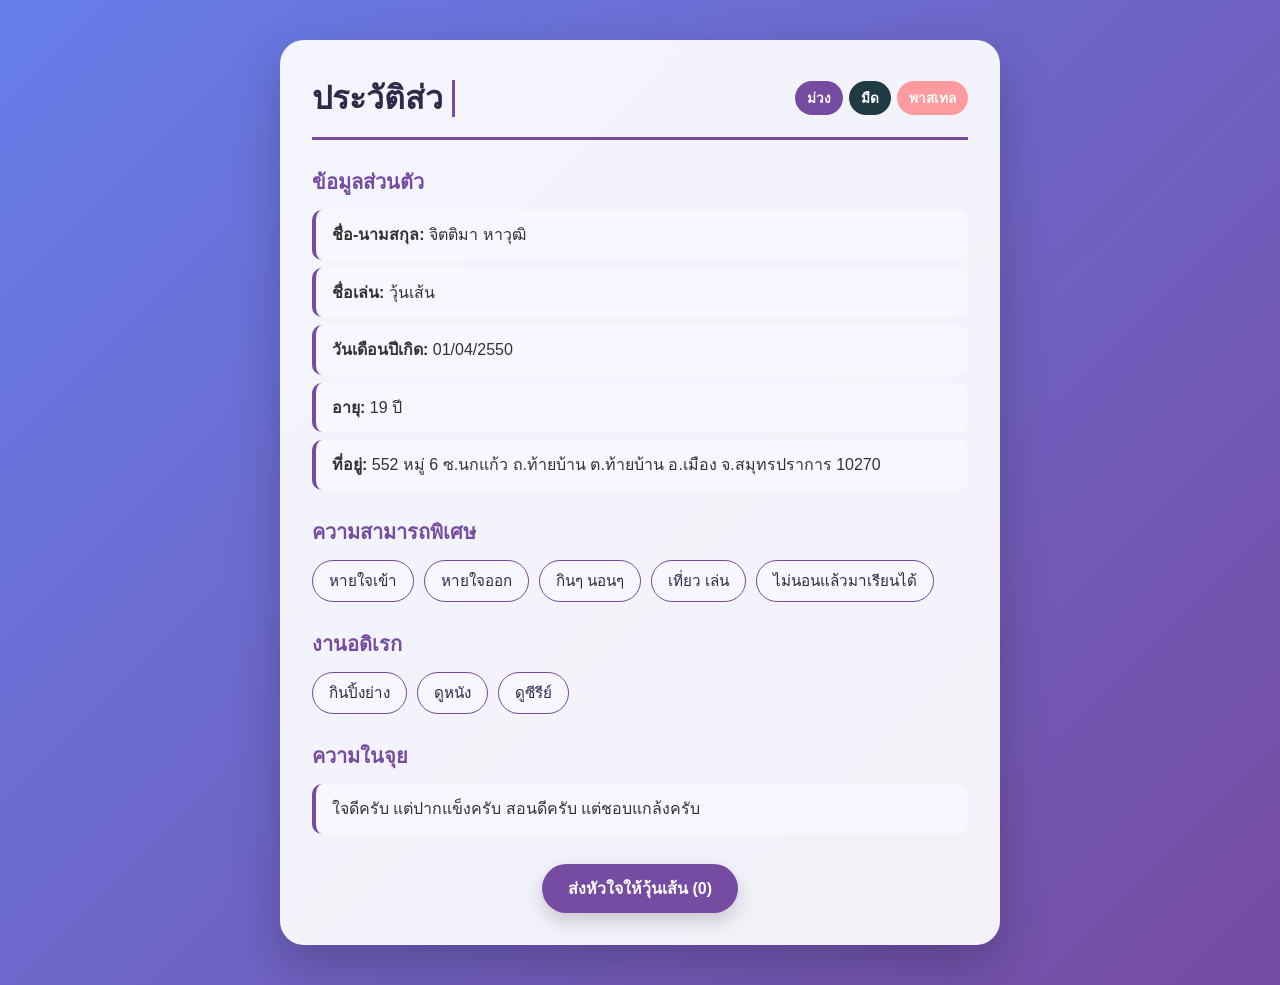
<file: index.html>
<!DOCTYPE html>
<html lang="th">
<head>
  <meta charset="UTF-8">
  <meta name="viewport" content="width=device-width, initial-scale=1.0">
  <title>ประวัติส่วนตัว | วุ้นเส้น</title>

  <!-- เชื่อมต่อไฟล์ CSS -->
  <link rel="stylesheet" href="style.css">
</head>
<body>

  <!-- ฟองอากาศพื้นหลัง -->
  <div class="bubbles">
    <span></span><span></span><span></span>
    <span></span><span></span>
  </div>

  <div class="container">
    <div class="top-bar">
      <h1>
        <span id="typing-title"></span>
        <span class="cursor">&nbsp;</span>
      </h1>

      <div class="theme-buttons">
        <button class="theme-btn btn-purple" onclick="setTheme('')">ม่วง</button>
        <button class="theme-btn btn-dark" onclick="setTheme('dark-theme')">มืด</button>
        <button class="theme-btn btn-pastel" onclick="setTheme('pastel-theme')">พาสเทล</button>
      </div>
    </div>

    <h2>ข้อมูลส่วนตัว</h2>
    <p><strong>ชื่อ-นามสกุล:</strong> จิตติมา หาวุฒิ</p>
    <p><strong>ชื่อเล่น:</strong> วุ้นเส้น</p>
    <p><strong>วันเดือนปีเกิด:</strong> 01/04/2550</p>
    <p><strong>อายุ:</strong> 19 ปี</p>
    <p><strong>ที่อยู่:</strong> 552 หมู่ 6 ซ.นกแก้ว ถ.ท้ายบ้าน ต.ท้ายบ้าน อ.เมือง จ.สมุทรปราการ 10270</p>

    <h2>ความสามารถพิเศษ</h2>
    <div class="tags">
      <span class="tag">หายใจเข้า</span>
      <span class="tag">หายใจออก</span>
      <span class="tag">กินๆ นอนๆ</span>
      <span class="tag">เที่ยว เล่น</span>
      <span class="tag">ไม่นอนแล้วมาเรียนได้</span>
    </div>

    <h2>งานอดิเรก</h2>
    <div class="tags">
      <span class="tag">กินปิ้งย่าง</span>
      <span class="tag">ดูหนัง</span>
      <span class="tag">ดูซีรีย์</span>
    </div>

    <h2>ความในจุย</h2>
    <p>ใจดีครับ แต่ปากแข็งครับ สอนดีครับ แต่ชอบแกล้งครับ</p>

    <div class="footer-action">
      <button class="like-btn" onclick="addLike()">
        ส่งหัวใจให้วุ้นเส้น (<span id="like-count">0</span>)
      </button>
    </div>
  </div>

  <!-- เชื่อมต่อไฟล์ JavaScript -->
  <script src="script.js"></script>
</body>
</html>
</file>
<file: style.css>
* {
  box-sizing: border-box;
}

:root {
  --bg-gradient: linear-gradient(135deg, #667eea 0%, #764ba2 50%, #f093fb 100%);
  --card-bg: rgba(255, 255, 255, 0.92);
  --text-main: #2d2a4a;
  --text-sub: #333333;
  --accent: #764ba2;
  --box-bg: #f8f7ff;
  --box-hover: #efeaff;
}

body.dark-theme {
  --bg-gradient: linear-gradient(135deg, #0f2027 0%, #203a43 50%, #2c5364 100%);
  --card-bg: rgba(25, 28, 41, 0.92);
  --text-main: #f3f0ff;
  --text-sub: #e0e0e0;
  --accent: #a78bfa;
  --box-bg: rgba(255, 255, 255, 0.06);
  --box-hover: rgba(167, 139, 250, 0.18);
}

body.pastel-theme {
  --bg-gradient: linear-gradient(135deg, #ff9a9e 0%, #fecfef 50%, #a1c4fd 100%);
  --card-bg: rgba(255, 255, 255, 0.93);
  --text-main: #5c2d50;
  --text-sub: #444444;
  --accent: #e05688;
  --box-bg: #fff5f8;
  --box-hover: #ffe3ec;
}

body {
  margin: 0;
  padding: 40px 16px;
  min-height: 100vh;
  font-family: "Segoe UI", Tahoma, Geneva, Verdana, sans-serif;
  background: var(--bg-gradient);
  background-size: 200% 200%;
  animation: bgMove 10s ease infinite;
  display: flex;
  justify-content: center;
  align-items: flex-start;
  overflow-x: hidden;
  position: relative;
  transition: background 0.5s ease;
}

@keyframes bgMove {
  0% { background-position: 0% 50%; }
  50% { background-position: 100% 50%; }
  100% { background-position: 0% 50%; }
}

/* ฟองอากาศพื้นหลัง */
.bubbles {
  position: fixed;
  top: 0;
  left: 0;
  width: 100%;
  height: 100%;
  z-index: 0;
  pointer-events: none;
  overflow: hidden;
}

.bubbles span {
  position: absolute;
  bottom: -100px;
  background: rgba(255, 255, 255, 0.18);
  border-radius: 50%;
  animation: rise 12s infinite ease-in;
}

.bubbles span:nth-child(1) {
  width: 40px;
  height: 40px;
  left: 10%;
  animation-duration: 9s;
}

.bubbles span:nth-child(2) {
  width: 70px;
  height: 70px;
  left: 25%;
  animation-duration: 13s;
  animation-delay: 2s;
}

.bubbles span:nth-child(3) {
  width: 30px;
  height: 30px;
  left: 50%;
  animation-duration: 8s;
  animation-delay: 1s;
}

.bubbles span:nth-child(4) {
  width: 85px;
  height: 85px;
  left: 70%;
  animation-duration: 15s;
  animation-delay: 3s;
}

.bubbles span:nth-child(5) {
  width: 50px;
  height: 50px;
  left: 88%;
  animation-duration: 11s;
  animation-delay: 0.5s;
}

@keyframes rise {
  0% {
    transform: translateY(0) scale(1);
    opacity: 0.6;
  }
  100% {
    transform: translateY(-110vh) scale(1.3);
    opacity: 0;
  }
}

.container {
  position: relative;
  z-index: 1;
  width: 100%;
  max-width: 720px;
  background: var(--card-bg);
  backdrop-filter: blur(12px);
  border-radius: 24px;
  padding: 32px;
  box-shadow: 0 20px 50px rgba(0, 0, 0, 0.22);
  animation: fadeUp 0.7s ease;
  transition: background 0.4s ease;
}

@keyframes fadeUp {
  from {
    opacity: 0;
    transform: translateY(25px);
  }
  to {
    opacity: 1;
    transform: translateY(0);
  }
}

/* แถบปุ่มเปลี่ยนธีม */
.top-bar {
  display: flex;
  justify-content: space-between;
  align-items: center;
  flex-wrap: wrap;
  gap: 10px;
  border-bottom: 3px solid var(--accent);
  padding-bottom: 14px;
  margin-bottom: 20px;
}

h1 {
  margin: 0;
  font-size: 2rem;
  color: var(--text-main);
}

.cursor {
  display: inline-block;
  width: 3px;
  background-color: var(--accent);
  animation: blink 0.8s infinite;
}

@keyframes blink {
  0%, 100% { opacity: 1; }
  50% { opacity: 0; }
}

.theme-buttons {
  display: flex;
  gap: 6px;
}

.theme-btn {
  border: none;
  padding: 6px 12px;
  border-radius: 20px;
  font-size: 0.85rem;
  cursor: pointer;
  font-weight: 600;
  transition: transform 0.2s ease, box-shadow 0.2s ease;
}

.theme-btn:hover {
  transform: translateY(-2px);
  box-shadow: 0 4px 10px rgba(0, 0, 0, 0.15);
}

.btn-purple {
  background: #764ba2;
  color: #fff;
}

.btn-dark {
  background: #203a43;
  color: #fff;
}

.btn-pastel {
  background: #ff9a9e;
  color: #fff;
}

h2 {
  margin-top: 26px;
  margin-bottom: 12px;
  font-size: 1.25rem;
  color: var(--accent);
  display: flex;
  align-items: center;
  gap: 8px;
}

p {
  margin: 8px 0;
  padding: 12px 16px;
  background: var(--box-bg);
  border-left: 4px solid var(--accent);
  border-radius: 10px;
  color: var(--text-sub);
  line-height: 1.6;
  transition: transform 0.2s ease, box-shadow 0.2s ease, background 0.2s ease;
}

p:hover {
  transform: translateX(8px);
  background: var(--box-hover);
  box-shadow: 0 6px 16px rgba(0, 0, 0, 0.12);
}

/* ป้ายแท็ก */
.tags {
  display: flex;
  flex-wrap: wrap;
  gap: 10px;
  margin-top: 8px;
}

.tag {
  background: var(--box-bg);
  color: var(--text-main);
  border: 1.5px solid var(--accent);
  padding: 8px 16px;
  border-radius: 50px;
  font-size: 0.95rem;
  font-weight: 500;
  cursor: default;
  transition: transform 0.25s cubic-bezier(0.34, 1.56, 0.64, 1), background 0.2s ease, color 0.2s ease;
}

.tag:hover {
  transform: scale(1.1) rotate(-2deg);
  background: var(--accent);
  color: #ffffff;
}

/* ปุ่มกดถูกใจ */
.footer-action {
  margin-top: 30px;
  text-align: center;
}

.like-btn {
  background: var(--accent);
  color: #fff;
  border: none;
  padding: 12px 26px;
  border-radius: 50px;
  font-size: 1rem;
  font-weight: bold;
  cursor: pointer;
  box-shadow: 0 8px 20px rgba(0, 0, 0, 0.18);
  transition: transform 0.15s ease, box-shadow 0.2s ease;
}

.like-btn:hover {
  transform: scale(1.06);
}

.like-btn:active {
  transform: scale(0.95);
}
</file>
